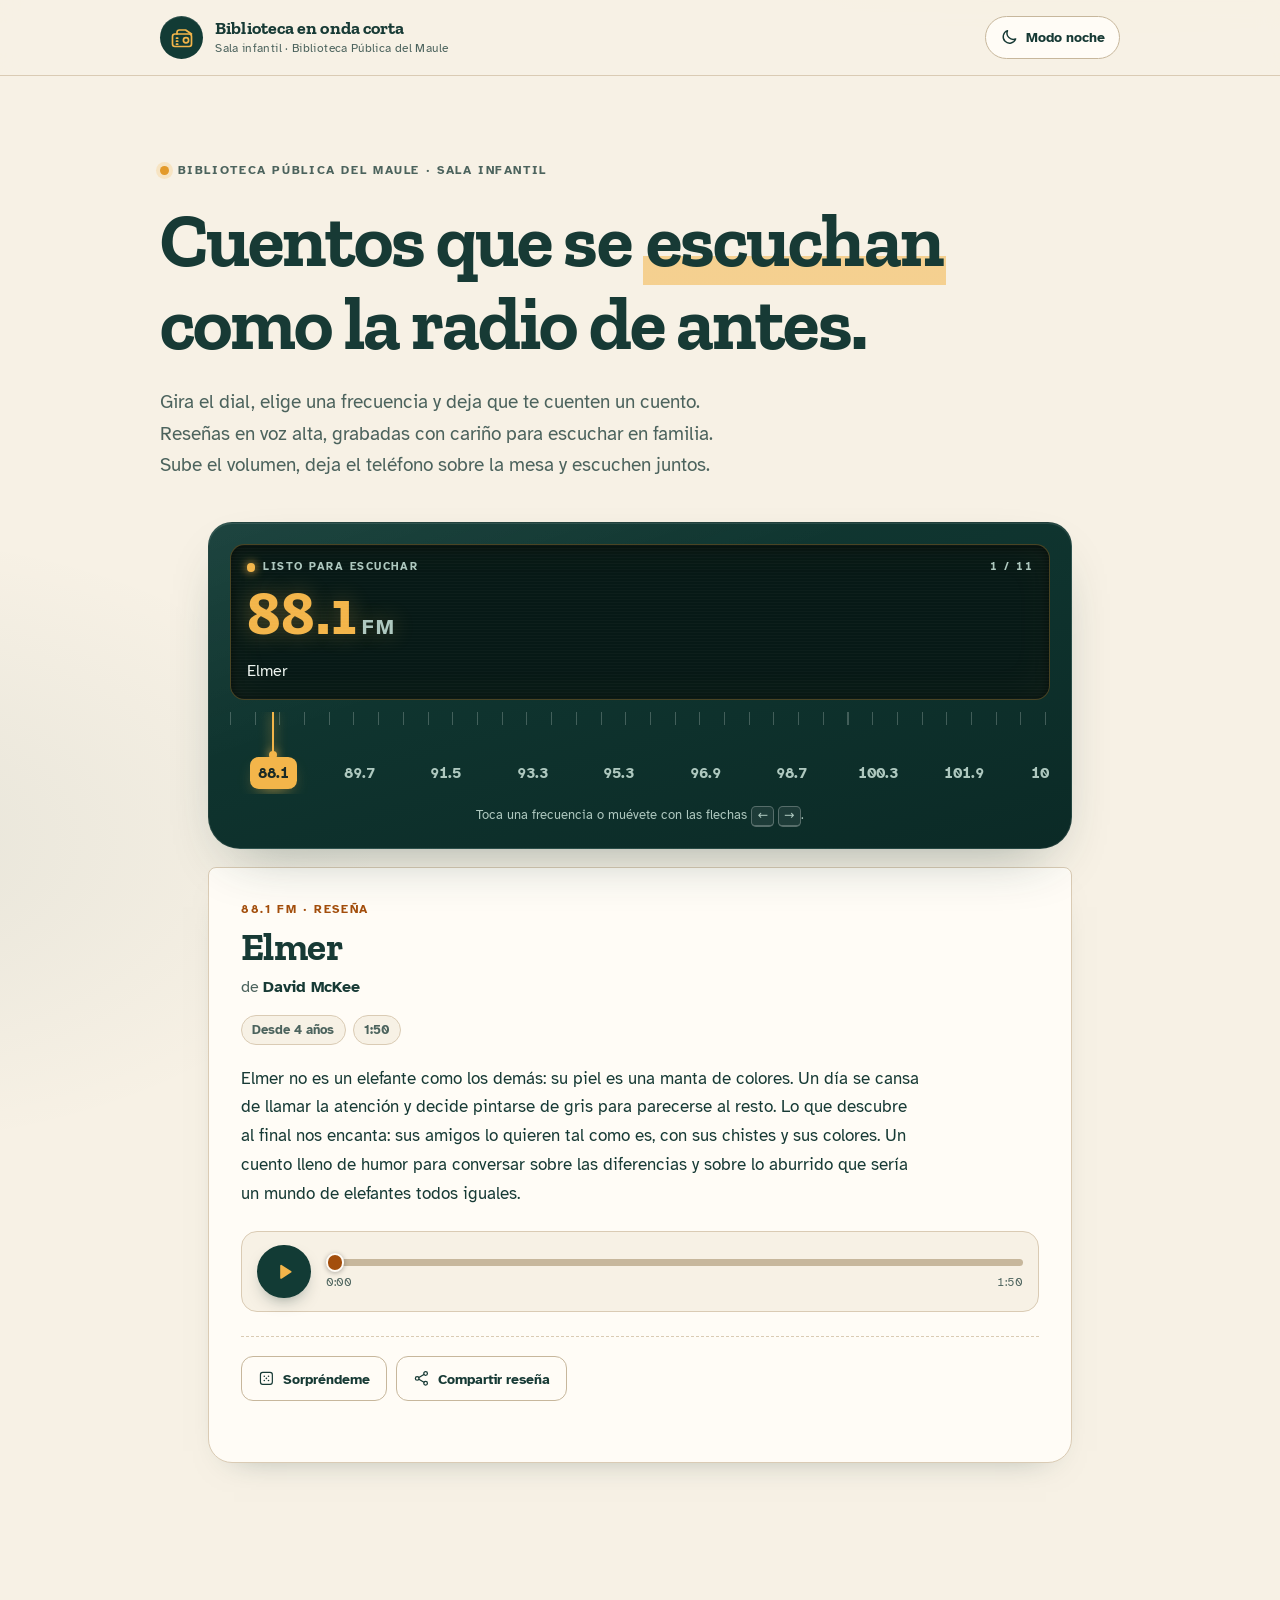
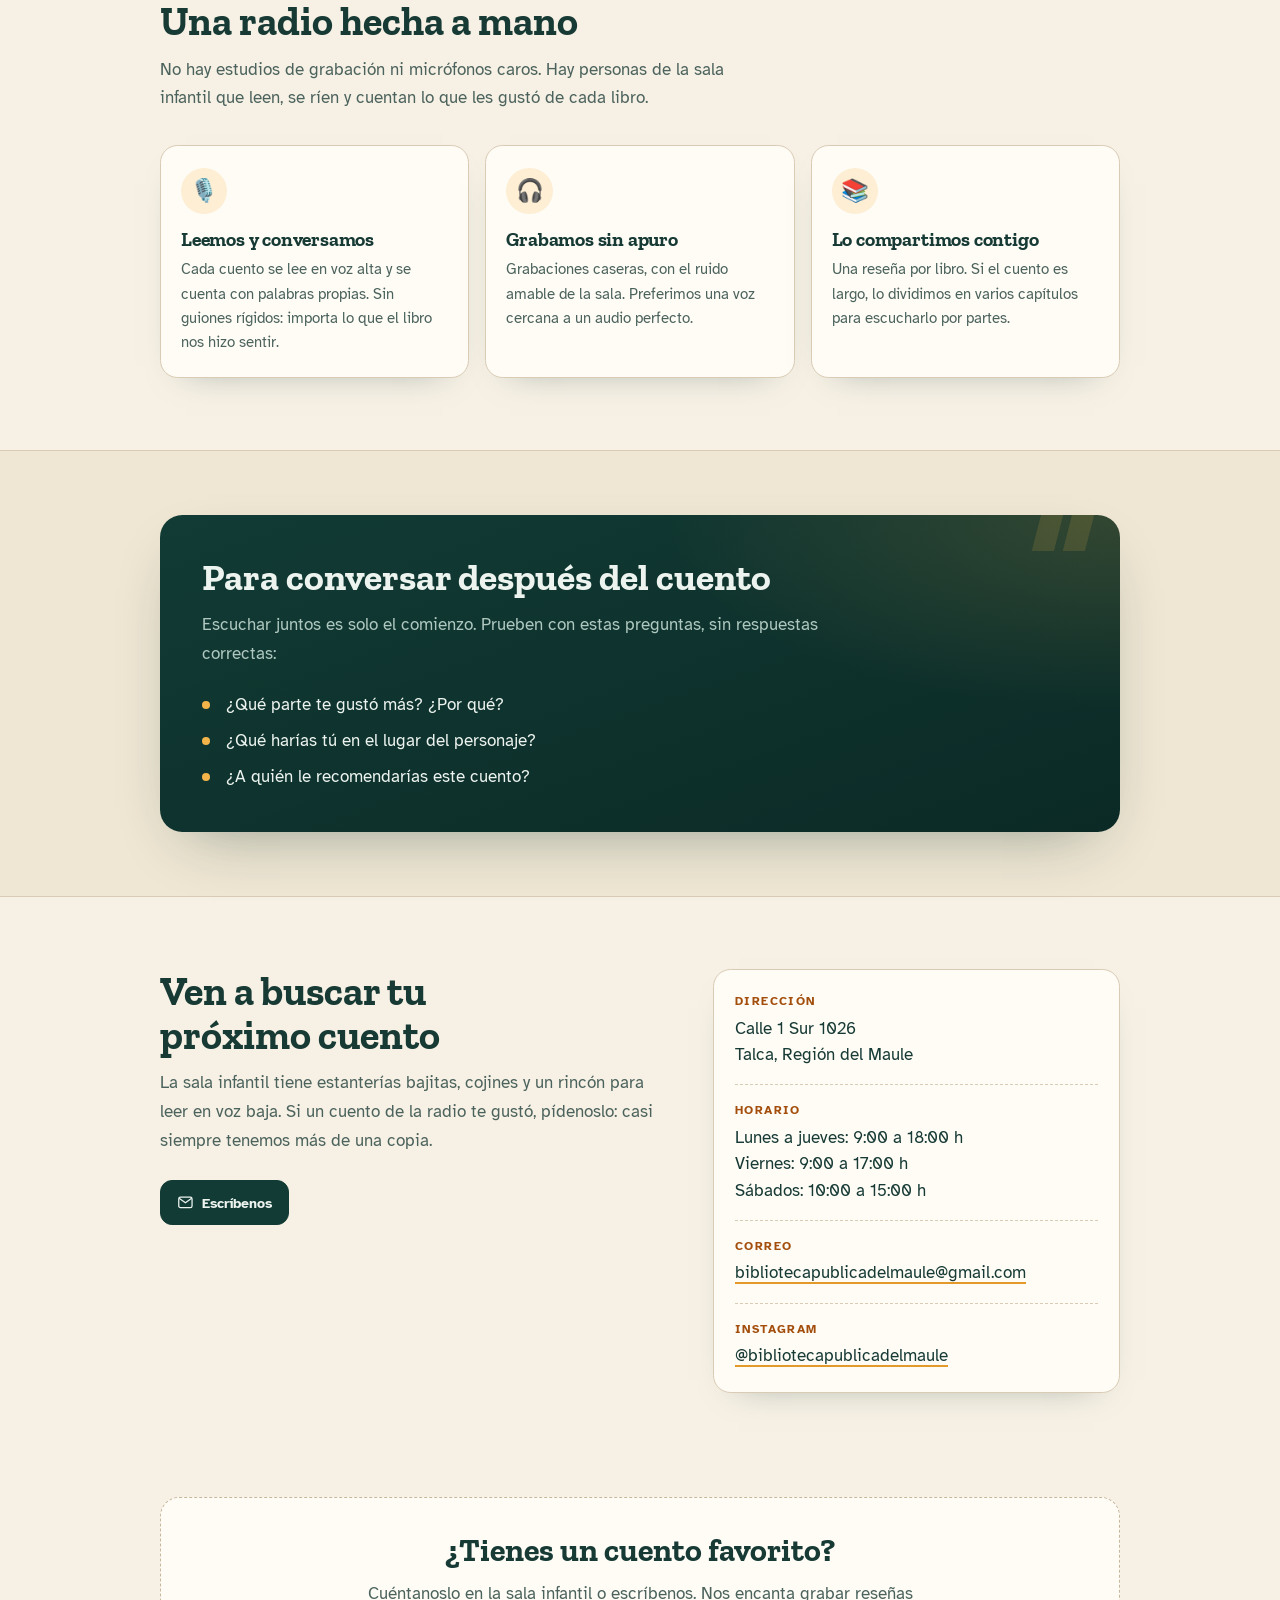
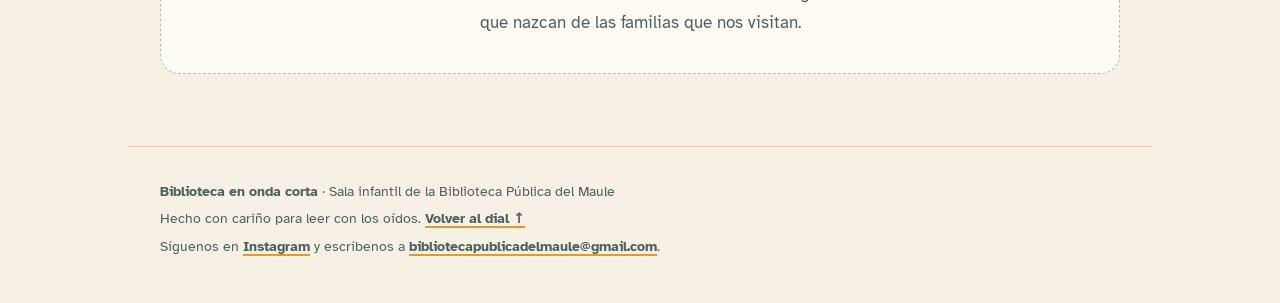
<file: index.html>
<!doctype html>
<html lang="es-CL">
<head>
<meta charset="utf-8">
<meta name="viewport" content="width=device-width, initial-scale=1, viewport-fit=cover">
<title>Biblioteca en onda corta · Cuentos en audio para escuchar en familia</title>
<meta name="description" content="Reseñas de cuentos contadas en voz alta desde la sala infantil de la Biblioteca Pública del Maule. Elige una frecuencia y escucha en familia.">
<meta name="author" content="Sala infantil · Biblioteca Pública del Maule">
<link rel="canonical" href="https://ondacorta.github.io/SalaInfantil/">
<meta name="theme-color" content="#f7f1e5" id="meta-tema">
<meta name="color-scheme" content="light dark">

<!-- Cómo se ve al compartir el enlace -->
<meta property="og:type" content="website">
<meta property="og:site_name" content="Biblioteca en onda corta">
<meta property="og:title" content="Biblioteca en onda corta">
<meta property="og:description" content="Cuentos contados en voz alta desde la sala infantil de la Biblioteca Pública del Maule. Elige una frecuencia y escucha en familia.">
<meta property="og:url" content="https://ondacorta.github.io/SalaInfantil/">
<meta property="og:locale" content="es_CL">
<meta property="og:image" content="https://ondacorta.github.io/SalaInfantil/og.png">
<meta property="og:image:width" content="1200">
<meta property="og:image:height" content="630">
<meta property="og:image:alt" content="Una radio antigua dibujada en verde y ámbar con el texto Biblioteca en onda corta">
<meta name="twitter:card" content="summary_large_image">
<meta name="twitter:title" content="Biblioteca en onda corta">
<meta name="twitter:description" content="Cuentos contados en voz alta desde la sala infantil de la Biblioteca Pública del Maule.">
<meta name="twitter:image" content="https://ondacorta.github.io/SalaInfantil/og.png">

<link rel="icon" href="favicon.svg" type="image/svg+xml">
<link rel="apple-touch-icon" href="apple-touch-icon.png">
<link rel="manifest" href="manifest.webmanifest">

<link rel="preconnect" href="https://fonts.googleapis.com">
<link rel="preconnect" href="https://fonts.gstatic.com" crossorigin>
<link href="https://fonts.googleapis.com/css2?family=Atkinson+Hyperlegible:wght@400;700&family=Zilla+Slab:wght@500;600;700&display=swap" rel="stylesheet">
<link rel="stylesheet" href="estilos.css">

<script>
  /* Elige el tema antes de pintar la página para que no haya destellos. */
  (function () {
    var guardado = null;
    try { guardado = localStorage.getItem("tema"); } catch (error) {}
    var oscuro = guardado
      ? guardado === "oscuro"
      : window.matchMedia("(prefers-color-scheme: dark)").matches;
    document.documentElement.setAttribute("data-tema", oscuro ? "oscuro" : "claro");
  })();
</script>

<script type="application/ld+json">
{
  "@context": "https://schema.org",
  "@type": "WebSite",
  "name": "Biblioteca en onda corta",
  "url": "https://ondacorta.github.io/SalaInfantil/",
  "description": "Reseñas de cuentos contadas en voz alta desde la sala infantil de la Biblioteca Pública del Maule.",
  "inLanguage": "es-CL",
  "publisher": {
    "@type": "Library",
    "name": "Biblioteca Pública del Maule · Sala infantil",
    "url": "https://ondacorta.github.io/SalaInfantil/",
    "email": "bibliotecapublicadelmaule@gmail.com",
    "address": {
      "@type": "PostalAddress",
      "streetAddress": "Calle 1 Sur 1026",
      "addressLocality": "Talca",
      "addressRegion": "Maule",
      "addressCountry": "CL"
    },
    "sameAs": [
      "https://www.instagram.com/bibliotecapublicadelmaule/"
    ],
    "openingHoursSpecification": [
      {
        "@type": "OpeningHoursSpecification",
        "dayOfWeek": ["Monday", "Tuesday", "Wednesday", "Thursday"],
        "opens": "09:00",
        "closes": "18:00"
      },
      {
        "@type": "OpeningHoursSpecification",
        "dayOfWeek": "Friday",
        "opens": "09:00",
        "closes": "17:00"
      },
      {
        "@type": "OpeningHoursSpecification",
        "dayOfWeek": "Saturday",
        "opens": "10:00",
        "closes": "15:00"
      }
    ]
  }
}
</script>

<script src="resenas.js" defer></script>
<script src="app.js" defer></script>
</head>
<body>
<a class="saltar" href="#sintonizador">Saltar a las reseñas</a>

<header class="cabecera">
  <div class="wrap cabecera-fila">
    <a class="marca" href="./">
      <span class="marca-icono" aria-hidden="true">
        <svg viewBox="0 0 24 24" fill="none" stroke="currentColor" stroke-width="1.7" stroke-linecap="round" stroke-linejoin="round">
          <rect x="2.5" y="8" width="19" height="12.5" rx="2.4"></rect>
          <path d="M7 8V6.2A2.2 2.2 0 0 1 9.2 4h6.4L21.5 8"></path>
          <circle cx="16" cy="14.2" r="2.6"></circle>
          <path d="M6.5 12.2h1.2M6.5 15.2h1.2M6.5 18.2h1.2"></path>
        </svg>
      </span>
      <span class="marca-texto">
        <strong>Biblioteca en onda corta</strong>
        <small>Sala infantil · Biblioteca Pública del Maule</small>
      </span>
    </a>

    <button class="boton-tema" id="boton-tema" type="button" aria-pressed="false">
      <svg viewBox="0 0 24 24" fill="none" stroke="currentColor" stroke-width="1.8" stroke-linecap="round" stroke-linejoin="round" aria-hidden="true">
        <path d="M20.5 14.2A8.2 8.2 0 0 1 9.8 3.5a8.4 8.4 0 1 0 10.7 10.7Z"></path>
      </svg>
      <span class="texto-tema">Modo noche</span>
    </button>
  </div>
</header>

<main id="contenido">
  <section class="heroe wrap" aria-labelledby="titulo-principal">
    <p class="sobretitulo"><span class="punto-vivo" aria-hidden="true"></span> Biblioteca Pública del Maule · Sala infantil</p>
    <h1 id="titulo-principal">Cuentos que se <span class="resaltado">escuchan</span> como la radio de antes.</h1>
    <p class="entradilla">Gira el dial, elige una frecuencia y deja que te cuenten un cuento. Reseñas en voz alta, grabadas con cariño para escuchar en familia. Sube el volumen, deja el teléfono sobre la mesa y escuchen juntos.</p>
  </section>

  <section class="sintonizador wrap" id="sintonizador" aria-label="Sintonizador de reseñas">
    <noscript>
      <p class="aviso-noscript"><strong>Este dial necesita JavaScript para cambiar de frecuencia.</strong> Si no puedes activarlo, pide las reseñas en la sala infantil o escríbenos a <a href="mailto:bibliotecapublicadelmaule@gmail.com">bibliotecapublicadelmaule@gmail.com</a>.</p>
    </noscript>

    <div class="consola" id="consola">
      <div class="pantalla">
        <div class="pantalla-barra">
          <span class="estado"><span class="led" aria-hidden="true"></span><span id="estado-texto">Listo para escuchar</span></span>
          <span class="contador" id="contador">1 / 1</span>
        </div>
        <p class="frecuencia"><span id="frecuencia">—</span><span class="fm">FM</span></p>
        <p class="sintonizado" id="sintonizado">Cargando el dial…</p>
      </div>

      <div class="dial">
        <div class="escala" id="escala" style="--n: 4">
          <div class="marcas" aria-hidden="true"></div>
          <div class="aguja" id="aguja" aria-hidden="true"></div>
          <div class="estaciones" id="estaciones" role="radiogroup" aria-label="Frecuencias de las reseñas"></div>
        </div>
      </div>

      <p class="ayuda">Toca una frecuencia o muévete con las flechas <kbd>←</kbd> <kbd>→</kbd>.</p>
    </div>

    <article class="ficha" id="ficha" aria-labelledby="ficha-titulo">
      <p class="ficha-senal">Sintonizador</p>
      <h2 id="ficha-titulo">Elige una frecuencia</h2>
      <p class="ficha-autor">Cada frecuencia guarda un cuento.</p>
      <p class="ficha-texto">Toca uno de los números del dial para leer y escuchar su reseña.</p>
    </article>

    <p class="visualmente-oculto" id="anuncio" role="status" aria-live="polite"></p>
  </section>

  <section class="seccion wrap" aria-labelledby="como-titulo">
    <h2 class="titulo-seccion" id="como-titulo">Una radio hecha a mano</h2>
    <p class="seccion-intro">No hay estudios de grabación ni micrófonos caros. Hay personas de la sala infantil que leen, se ríen y cuentan lo que les gustó de cada libro.</p>

    <ol class="pasos">
      <li class="paso">
        <span class="paso-icono" aria-hidden="true">🎙️</span>
        <h3>Leemos y conversamos</h3>
        <p>Cada cuento se lee en voz alta y se cuenta con palabras propias. Sin guiones rígidos: importa lo que el libro nos hizo sentir.</p>
      </li>
      <li class="paso">
        <span class="paso-icono" aria-hidden="true">🎧</span>
        <h3>Grabamos sin apuro</h3>
        <p>Grabaciones caseras, con el ruido amable de la sala. Preferimos una voz cercana a un audio perfecto.</p>
      </li>
      <li class="paso">
        <span class="paso-icono" aria-hidden="true">📚</span>
        <h3>Lo compartimos contigo</h3>
        <p>Una reseña por libro. Si el cuento es largo, lo dividimos en varios capítulos para escucharlo por partes.</p>
      </li>
    </ol>
  </section>

  <section class="franja" aria-labelledby="conversar-titulo">
    <div class="wrap">
      <div class="conversar">
        <h2 id="conversar-titulo">Para conversar después del cuento</h2>
        <p class="seccion-intro">Escuchar juntos es solo el comienzo. Prueben con estas preguntas, sin respuestas correctas:</p>
        <ul class="preguntas">
          <li>¿Qué parte te gustó más? ¿Por qué?</li>
          <li>¿Qué harías tú en el lugar del personaje?</li>
          <li>¿A quién le recomendarías este cuento?</li>
        </ul>
      </div>
    </div>
  </section>

  <section class="seccion wrap visita" aria-labelledby="visitanos-titulo">
    <div>
      <h2 id="visitanos-titulo">Ven a buscar tu próximo cuento</h2>
      <p class="seccion-intro">La sala infantil tiene estanterías bajitas, cojines y un rincón para leer en voz baja. Si un cuento de la radio te gustó, pídenoslo: casi siempre tenemos más de una copia.</p>
      <a class="boton boton-principal" href="mailto:bibliotecapublicadelmaule@gmail.com?subject=Consulta%20desde%20la%20radio%20de%20cuentos">
        <svg viewBox="0 0 24 24" fill="none" stroke="currentColor" stroke-width="1.8" stroke-linecap="round" stroke-linejoin="round" aria-hidden="true">
          <rect x="2.5" y="4.5" width="19" height="15" rx="2.5"></rect>
          <path d="m3.5 6.5 8.5 6 8.5-6"></path>
        </svg>
        Escríbenos
      </a>
    </div>

    <dl class="datos">
      <div>
        <dt>Dirección</dt>
        <dd>Calle 1 Sur 1026<br>Talca, Región del Maule</dd>
      </div>
      <div>
        <dt>Horario</dt>
        <dd>Lunes a jueves: 9:00 a 18:00 h<br>Viernes: 9:00 a 17:00 h<br>Sábados: 10:00 a 15:00 h</dd>
      </div>
      <div>
        <dt>Correo</dt>
        <dd><a href="mailto:bibliotecapublicadelmaule@gmail.com">bibliotecapublicadelmaule@gmail.com</a></dd>
      </div>
      <div>
        <dt>Instagram</dt>
        <dd><a href="https://www.instagram.com/bibliotecapublicadelmaule/" target="_blank" rel="noopener">@bibliotecapublicadelmaule</a></dd>
      </div>
    </dl>
  </section>

  <section class="invitacion wrap">
    <div class="invitacion-caja">
      <h2>¿Tienes un cuento favorito?</h2>
      <p>Cuéntanoslo en la sala infantil o escríbenos. Nos encanta grabar reseñas que nazcan de las familias que nos visitan.</p>
    </div>
  </section>
</main>

<footer class="pie wrap">
  <p><strong>Biblioteca en onda corta</strong> · Sala infantil de la Biblioteca Pública del Maule</p>
  <p>Hecho con cariño para leer con los oídos. <a href="#sintonizador">Volver al dial ↑</a></p>
  <p>Síguenos en <a href="https://www.instagram.com/bibliotecapublicadelmaule/" target="_blank" rel="noopener">Instagram</a> y escríbenos a <a href="mailto:bibliotecapublicadelmaule@gmail.com">bibliotecapublicadelmaule@gmail.com</a>.</p>
</footer>
</body>
</html>
</file>
<file: estilos.css>
/* ============================================================
   Biblioteca en onda corta · estilos
   Una radio cálida, legible y amable para escuchar en familia.
   ============================================================ */

:root {
  --papel: #f7f1e5;
  --papel-2: #efe6d3;
  --panel: #fffcf6;
  --tinta: #173a35;
  --tinta-2: #4c635d;
  --linea: #dacbb4;
  --linea-fuerte: #c7b79c;

  --consola: #123b35;
  --consola-2: #0b2a26;
  --consola-texto: #edf4ef;
  --consola-suave: #aec8bf;

  --ambar: #f3b54a;
  --ambar-2: #e39a2b;
  --cobre: #a34e0c;

  --focus: #8a4b08;
  --sombra: 0 24px 60px -28px rgba(23, 58, 53, 0.45);
  --sombra-suave: 0 14px 34px -26px rgba(23, 58, 53, 0.5);

  --display: "Zilla Slab", Georgia, "Times New Roman", serif;
  --texto: "Atkinson Hyperlegible", "Segoe UI", system-ui, -apple-system, sans-serif;

  --ancho: 64rem;
  --radio: 1.25rem;

  color-scheme: light;
}

:root[data-tema="oscuro"] {
  --papel: #0d1a17;
  --papel-2: #12231f;
  --panel: #142521;
  --tinta: #eaf1ec;
  --tinta-2: #a7bcb5;
  --linea: #2b453e;
  --linea-fuerte: #3a574f;

  --consola: #0a1f1b;
  --consola-2: #061411;
  --consola-texto: #eaf1ec;
  --consola-suave: #9dbab0;

  --ambar: #f3b54a;
  --ambar-2: #ffc76a;
  --cobre: #ffc76a;

  --focus: #f3b54a;
  --sombra: 0 24px 70px -24px rgba(0, 0, 0, 0.85);
  --sombra-suave: 0 14px 36px -24px rgba(0, 0, 0, 0.9);

  color-scheme: dark;
}

/* Si el navegador no ejecuta JavaScript, respetamos el sistema. */
@media (prefers-color-scheme: dark) {
  :root:not([data-tema]) {
    --papel: #0d1a17;
    --papel-2: #12231f;
    --panel: #142521;
    --tinta: #eaf1ec;
    --tinta-2: #a7bcb5;
    --linea: #2b453e;
    --linea-fuerte: #3a574f;
    --consola: #0a1f1b;
    --consola-2: #061411;
    --consola-texto: #eaf1ec;
    --consola-suave: #9dbab0;
    --ambar-2: #ffc76a;
    --cobre: #ffc76a;
    --focus: #f3b54a;
    color-scheme: dark;
  }
}

*,
*::before,
*::after {
  box-sizing: border-box;
}

html {
  scroll-behavior: smooth;
  scroll-padding-top: 1.5rem;
  -webkit-text-size-adjust: 100%;
}

body {
  margin: 0;
  padding-top: env(safe-area-inset-top, 0px);
  padding-bottom: env(safe-area-inset-bottom, 0px);
  background:
    radial-gradient(1100px 520px at 88% -8%, rgba(243, 181, 74, 0.13), transparent 62%),
    radial-gradient(900px 520px at -12% 24%, rgba(18, 59, 53, 0.07), transparent 60%),
    var(--papel);
  color: var(--tinta);
  font: 400 1.0625rem/1.7 var(--texto);
  -webkit-font-smoothing: antialiased;
  text-rendering: optimizeLegibility;
}

h1,
h2,
h3 {
  font-family: var(--display);
  font-weight: 700;
  line-height: 1.1;
  margin: 0;
  text-wrap: balance;
}

p {
  margin: 0 0 1rem;
}

a {
  color: inherit;
  text-underline-offset: 0.22em;
  text-decoration-thickness: 2px;
  text-decoration-color: var(--ambar-2);
}

a:hover {
  text-decoration-color: var(--cobre);
}

img,
svg,
audio {
  max-width: 100%;
}

:focus-visible {
  outline: 3px solid var(--focus);
  outline-offset: 3px;
  border-radius: 0.35rem;
}

.wrap {
  width: 100%;
  max-width: var(--ancho);
  margin-inline: auto;
  padding-inline: clamp(1.1rem, 4vw, 2rem);
}

.visualmente-oculto {
  position: absolute !important;
  width: 1px;
  height: 1px;
  padding: 0;
  margin: -1px;
  overflow: hidden;
  clip: rect(0 0 0 0);
  clip-path: inset(50%);
  white-space: nowrap;
  border: 0;
}

.saltar {
  position: absolute;
  top: 0.75rem;
  left: 0.75rem;
  z-index: 50;
  padding: 0.7rem 1rem;
  border-radius: 0.6rem;
  background: var(--consola);
  color: var(--consola-texto);
  font-weight: 700;
  transform: translateY(-200%);
  transition: transform 0.18s ease;
}

.saltar:focus {
  transform: translateY(0);
}

/* ---------------- Cabecera ---------------- */

.cabecera {
  border-bottom: 1px solid var(--linea);
  background: color-mix(in srgb, var(--papel) 82%, transparent);
  backdrop-filter: blur(10px);
}

.cabecera-fila {
  display: flex;
  align-items: center;
  justify-content: space-between;
  gap: 1rem;
  padding-block: 1rem;
}

.marca {
  display: inline-flex;
  align-items: center;
  gap: 0.75rem;
  text-decoration: none;
  min-width: 0;
}

.marca-icono {
  display: grid;
  place-items: center;
  flex: none;
  width: 2.7rem;
  height: 2.7rem;
  border-radius: 50%;
  background: var(--consola);
  color: var(--ambar);
  box-shadow: inset 0 1px 0 rgba(255, 255, 255, 0.12);
}

.marca-icono svg {
  width: 1.5rem;
  height: 1.5rem;
}

.marca-texto {
  display: grid;
  gap: 0.1rem;
  min-width: 0;
}

.marca-texto strong {
  font-family: var(--display);
  font-size: 1.12rem;
  line-height: 1.2;
  letter-spacing: 0.005em;
}

.marca-texto small {
  color: var(--tinta-2);
  font-size: 0.76rem;
  line-height: 1.3;
  letter-spacing: 0.03em;
}

.boton-tema {
  display: inline-flex;
  align-items: center;
  gap: 0.5rem;
  flex: none;
  min-height: 2.7rem;
  padding: 0.45rem 0.85rem;
  border: 1px solid var(--linea-fuerte);
  border-radius: 999px;
  background: var(--panel);
  color: var(--tinta);
  font: 700 0.85rem var(--texto);
  cursor: pointer;
  transition: background 0.2s ease, border-color 0.2s ease, transform 0.2s ease;
}

.boton-tema:hover {
  background: var(--papel-2);
}

.boton-tema:active {
  transform: translateY(1px);
}

.boton-tema[aria-pressed="true"] {
  background: rgba(243, 181, 74, 0.18);
  border-color: var(--ambar-2);
}

.boton-tema svg {
  width: 1.15rem;
  height: 1.15rem;
}

/* ---------------- Hero ---------------- */

.heroe {
  padding-top: clamp(2.6rem, 7vw, 5rem);
  padding-bottom: clamp(1rem, 2vw, 1.5rem);
}

.sobretitulo {
  display: inline-flex;
  align-items: center;
  gap: 0.55rem;
  margin-bottom: 1.1rem;
  color: var(--tinta-2);
  font-size: 0.78rem;
  font-weight: 700;
  letter-spacing: 0.13em;
  text-transform: uppercase;
}

.punto-vivo {
  width: 0.55rem;
  height: 0.55rem;
  border-radius: 50%;
  background: var(--ambar-2);
  box-shadow: 0 0 0 4px rgba(243, 181, 74, 0.22);
  animation: latido 2.6s ease-in-out infinite;
}

@keyframes latido {
  0%,
  100% {
    box-shadow: 0 0 0 4px rgba(243, 181, 74, 0.18);
  }
  50% {
    box-shadow: 0 0 0 7px rgba(243, 181, 74, 0.08);
  }
}

.heroe h1 {
  max-width: 21ch;
  font-size: clamp(2.55rem, 7.4vw, 4.7rem);
  letter-spacing: -0.025em;
}

.resaltado {
  background: linear-gradient(180deg, transparent 68%, rgba(243, 181, 74, 0.55) 68%);
  -webkit-box-decoration-break: clone;
  box-decoration-break: clone;
  padding-inline: 0.04em;
}

.entradilla {
  max-width: 47ch;
  margin-top: 1.4rem;
  color: var(--tinta-2);
  font-size: clamp(1.05rem, 2.4vw, 1.2rem);
  line-height: 1.65;
}

.aviso-noscript {
  padding: 0.9rem 1.1rem;
  border: 1px dashed var(--linea-fuerte);
  border-radius: 0.9rem;
  background: var(--panel);
  font-size: 0.95rem;
  overflow-wrap: anywhere;
}

/* ---------------- Sintonizador ---------------- */

.sintonizador {
  max-width: 58rem;
  padding-bottom: clamp(2.4rem, 6vw, 4rem);
}

.consola {
  position: relative;
  padding: clamp(0.9rem, 2.5vw, 1.3rem);
  border: 1px solid rgba(255, 255, 255, 0.09);
  border-radius: 1.5rem 1.5rem 2rem 2rem;
  background:
    linear-gradient(160deg, rgba(255, 255, 255, 0.05), transparent 38%),
    linear-gradient(165deg, var(--consola), var(--consola-2));
  color: var(--consola-texto);
  box-shadow: var(--sombra), inset 0 1px 0 rgba(255, 255, 255, 0.1);
}

.consola :focus-visible {
  outline-color: var(--ambar);
}

.pantalla {
  position: relative;
  overflow: hidden;
  padding: 0.85rem 1rem 1rem;
  border: 1px solid rgba(243, 181, 74, 0.28);
  border-radius: 0.9rem;
  background: #071916;
  box-shadow:
    inset 0 2px 12px rgba(0, 0, 0, 0.6),
    inset 0 0 40px rgba(243, 181, 74, 0.05);
}

.pantalla::after {
  content: "";
  position: absolute;
  inset: 0;
  pointer-events: none;
  background: repeating-linear-gradient(
    0deg,
    rgba(255, 255, 255, 0.022) 0 1px,
    transparent 1px 3px
  );
}

.pantalla-barra {
  display: flex;
  align-items: center;
  justify-content: space-between;
  gap: 1rem;
  color: var(--consola-suave);
  font-size: 0.68rem;
  font-weight: 700;
  letter-spacing: 0.14em;
  text-transform: uppercase;
}

.estado {
  display: inline-flex;
  align-items: center;
  gap: 0.5rem;
  min-width: 0;
}

.estado span:last-child {
  overflow: hidden;
  text-overflow: ellipsis;
  white-space: nowrap;
}

.led {
  flex: none;
  width: 0.52rem;
  height: 0.52rem;
  border-radius: 50%;
  background: var(--ambar);
  box-shadow: 0 0 10px var(--ambar);
  transition: background 0.2s ease;
}

.consola.sonando .led {
  animation: parpadeo 1.1s ease-in-out infinite;
}

@keyframes parpadeo {
  0%,
  100% {
    opacity: 1;
    box-shadow: 0 0 10px var(--ambar);
  }
  50% {
    opacity: 0.35;
    box-shadow: 0 0 4px var(--ambar);
  }
}

.contador {
  flex: none;
  font-variant-numeric: tabular-nums;
}

.frecuencia {
  display: flex;
  align-items: baseline;
  gap: 0.35rem;
  margin-top: 0.35rem;
  color: var(--ambar);
  font-family: var(--display);
  font-size: clamp(2.7rem, 9vw, 3.9rem);
  font-weight: 700;
  line-height: 1;
  letter-spacing: 0.01em;
  text-shadow: 0 0 22px rgba(243, 181, 74, 0.32);
}

.frecuencia .fm {
  color: var(--consola-suave);
  font-family: var(--texto);
  font-size: 0.33em;
  font-weight: 700;
  letter-spacing: 0.16em;
}

.sintonizado {
  margin: 0.4rem 0 0;
  font-size: 0.98rem;
  line-height: 1.4;
  white-space: nowrap;
  overflow: hidden;
  text-overflow: ellipsis;
}

/* Dial */

.dial {
  margin-top: 0.8rem;
  padding-bottom: 0.15rem;
  overflow-x: auto;
  overflow-y: hidden;
  overscroll-behavior-x: contain;
  scrollbar-width: thin;
  scrollbar-color: var(--consola-suave) transparent;
}

.escala {
  --n: 4;
  position: relative;
  min-width: max(100%, calc(var(--n) * 5.4rem));
  padding-top: 1.25rem;
}

.escala::-webkit-scrollbar {
  height: 6px;
}

.marcas {
  position: absolute;
  top: 0;
  left: 0;
  right: 0;
  height: 0.8rem;
  background: repeating-linear-gradient(
    90deg,
    rgba(237, 244, 239, 0.52) 0 1px,
    transparent 1px 2.6%
  );
  opacity: 0.45;
  pointer-events: none;
}

.aguja {
  position: absolute;
  top: 0;
  bottom: 2.2rem;
  left: 50%;
  width: 2px;
  z-index: 2;
  background: var(--ambar);
  box-shadow: 0 0 12px rgba(243, 181, 74, 0.85);
  transform: translateX(-50%);
  transition: left 0.4s cubic-bezier(0.22, 0.8, 0.24, 1);
  pointer-events: none;
}

.aguja::after {
  content: "";
  position: absolute;
  bottom: -0.18rem;
  left: 50%;
  width: 0.5rem;
  height: 0.5rem;
  border-radius: 50%;
  background: var(--ambar);
  transform: translateX(-50%);
  box-shadow: 0 0 10px rgba(243, 181, 74, 0.9);
}

.estaciones {
  position: relative;
  z-index: 3;
  display: flex;
}

.estacion {
  flex: 1 1 0;
  min-width: 4.6rem;
  padding: 1.55rem 0.1rem 0.15rem;
  border: 0;
  background: none;
  color: var(--consola-suave);
  font: 700 0.95rem/1 var(--texto);
  cursor: pointer;
  -webkit-tap-highlight-color: transparent;
}

.estacion-etiqueta {
  display: inline-block;
  padding: 0.52rem 0.5rem;
  border-radius: 0.55rem;
  font-variant-numeric: tabular-nums;
  white-space: nowrap;
  transition: background 0.2s ease, color 0.2s ease, transform 0.2s ease;
}

.estacion:hover .estacion-etiqueta {
  color: var(--consola-texto);
  background: rgba(255, 255, 255, 0.08);
}

.estacion:active .estacion-etiqueta {
  transform: translateY(1px);
}

.estacion[aria-checked="true"] .estacion-etiqueta {
  background: var(--ambar);
  color: #1b2a25;
  box-shadow: 0 7px 18px -9px rgba(243, 181, 74, 0.95);
}

.ayuda {
  margin: 0.65rem 0.2rem 0;
  color: var(--consola-suave);
  font-size: 0.82rem;
  text-align: center;
}

.ayuda kbd {
  display: inline-block;
  padding: 0 0.32rem;
  border: 1px solid rgba(255, 255, 255, 0.25);
  border-bottom-width: 2px;
  border-radius: 0.3rem;
  background: rgba(255, 255, 255, 0.07);
  font: inherit;
  font-size: 0.78rem;
  line-height: 1.4;
}

/* ---------------- Ficha de la reseña ---------------- */

.ficha {
  margin-top: 1.15rem;
  padding: clamp(1.25rem, 3.5vw, 2rem);
  border: 1px solid var(--linea);
  border-radius: 0.5rem 0.5rem 1.5rem 1.5rem;
  background: var(--panel);
  box-shadow: var(--sombra-suave);
}

.ficha-senal {
  margin: 0 0 0.35rem;
  color: var(--cobre);
  font-size: 0.72rem;
  font-weight: 700;
  letter-spacing: 0.14em;
  text-transform: uppercase;
}

.ficha h2 {
  font-size: clamp(1.75rem, 4.6vw, 2.45rem);
  letter-spacing: -0.015em;
}

.ficha-autor {
  margin: 0.35rem 0 0.9rem;
  color: var(--tinta-2);
  font-size: 1rem;
}

.ficha-autor span {
  color: var(--tinta);
  font-weight: 700;
}

.etiquetas {
  display: flex;
  flex-wrap: wrap;
  gap: 0.45rem;
  margin: 0 0 1.2rem;
  padding: 0;
  list-style: none;
}

.etiquetas li {
  padding: 0.28rem 0.65rem;
  border: 1px solid var(--linea);
  border-radius: 999px;
  background: var(--papel);
  color: var(--tinta-2);
  font-size: 0.8rem;
  font-weight: 700;
  line-height: 1.5;
}

.etiquetas li[hidden] {
  display: none;
}

.etiquetas .etiqueta-aviso {
  border-color: rgba(163, 78, 12, 0.35);
  background: rgba(243, 181, 74, 0.16);
  color: var(--cobre);
}

.ficha-texto {
  max-width: 62ch;
  margin-bottom: 0;
  font-size: 1.045rem;
  line-height: 1.72;
}

/* Reproductor */

.reproductor {
  display: flex;
  align-items: center;
  gap: 0.95rem;
  margin-top: 1.4rem;
  padding: 0.8rem 0.95rem;
  border: 1px solid var(--linea);
  border-radius: 1rem;
  background: var(--papel);
}

.boton-play {
  display: grid;
  place-items: center;
  flex: none;
  width: 3.35rem;
  height: 3.35rem;
  padding: 0;
  border: 0;
  border-radius: 50%;
  background: var(--consola);
  color: var(--ambar);
  cursor: pointer;
  box-shadow: 0 8px 20px -12px rgba(11, 42, 38, 0.9);
  transition: transform 0.18s ease, background 0.18s ease;
}

.boton-play:hover {
  transform: scale(1.04);
  background: var(--consola-2);
}

.boton-play:active {
  transform: scale(0.98);
}

.boton-play:disabled {
  cursor: not-allowed;
  opacity: 0.55;
  transform: none;
}

.boton-play svg {
  width: 1.35rem;
  height: 1.35rem;
}

.boton-play .icono-pausa {
  display: none;
}

.boton-play.reproduciendo .icono-play {
  display: none;
}

.boton-play.reproduciendo .icono-pausa {
  display: block;
}

.barra {
  flex: 1 1 auto;
  min-width: 0;
}

.barra input[type="range"] {
  --avance: 0%;
  display: block;
  width: 100%;
  height: 1.6rem;
  margin: 0;
  padding: 0;
  appearance: none;
  -webkit-appearance: none;
  background: transparent;
  cursor: pointer;
}

.barra input[type="range"]::-webkit-slider-runnable-track {
  height: 0.42rem;
  border-radius: 999px;
  background: linear-gradient(
    90deg,
    var(--cobre) 0 var(--avance),
    var(--linea-fuerte) var(--avance) 100%
  );
}

.barra input[type="range"]::-webkit-slider-thumb {
  -webkit-appearance: none;
  width: 1.15rem;
  height: 1.15rem;
  margin-top: -0.37rem;
  border: 2px solid var(--panel);
  border-radius: 50%;
  background: var(--cobre);
  box-shadow: 0 1px 5px rgba(0, 0, 0, 0.3);
}

.barra input[type="range"]::-moz-range-track {
  height: 0.42rem;
  border: 0;
  border-radius: 999px;
  background: var(--linea-fuerte);
}

.barra input[type="range"]::-moz-range-progress {
  height: 0.42rem;
  border-radius: 999px;
  background: var(--cobre);
}

.barra input[type="range"]::-moz-range-thumb {
  width: 1.05rem;
  height: 1.05rem;
  border: 2px solid var(--panel);
  border-radius: 50%;
  background: var(--cobre);
}

.barra input[type="range"]:focus-visible {
  outline: 3px solid var(--focus);
  outline-offset: 3px;
  border-radius: 999px;
}

.tiempos {
  display: flex;
  justify-content: space-between;
  gap: 0.75rem;
  margin-top: -0.2rem;
  color: var(--tinta-2);
  font-size: 0.78rem;
  font-variant-numeric: tabular-nums;
}

.nota-error {
  margin: 0.7rem 0 0;
  color: var(--cobre);
  font-size: 0.88rem;
  font-weight: 700;
}

.nota-error button {
  margin-left: 0.35rem;
  padding: 0.1rem 0.45rem;
  border: 1px solid currentColor;
  border-radius: 0.35rem;
  background: transparent;
  color: inherit;
  font: inherit;
  cursor: pointer;
  text-decoration: underline;
}

/* Reseñas sin audio */

.aviso-audio {
  display: flex;
  align-items: flex-start;
  gap: 0.85rem;
  margin-top: 1.4rem;
  padding: 1rem 1.1rem;
  border: 1px dashed rgba(163, 78, 12, 0.45);
  border-radius: 1rem;
  background: rgba(243, 181, 74, 0.13);
}

.aviso-audio .aviso-icono {
  flex: none;
  font-size: 1.45rem;
  line-height: 1.2;
}

.aviso-audio p {
  margin: 0;
  font-size: 0.96rem;
  line-height: 1.6;
}

.aviso-audio strong {
  display: block;
  color: var(--cobre);
}

/* Acciones */

.acciones {
  display: flex;
  flex-wrap: wrap;
  align-items: center;
  gap: 0.6rem;
  margin-top: 1.5rem;
  padding-top: 1.2rem;
  border-top: 1px dashed var(--linea);
}

.boton {
  display: inline-flex;
  align-items: center;
  justify-content: center;
  gap: 0.5rem;
  min-height: 2.8rem;
  padding: 0.55rem 1rem;
  border: 1px solid var(--linea-fuerte);
  border-radius: 0.75rem;
  background: var(--panel);
  color: var(--tinta);
  font: 700 0.9rem var(--texto);
  text-decoration: none;
  cursor: pointer;
  transition: background 0.18s ease, transform 0.18s ease, border-color 0.18s ease;
}

.boton:hover {
  background: var(--papel-2);
  border-color: var(--cobre);
}

.boton:active {
  transform: translateY(1px);
}

.boton svg {
  flex: none;
  width: 1.05rem;
  height: 1.05rem;
}

.boton-principal {
  border-color: var(--consola);
  background: var(--consola);
  color: var(--consola-texto);
}

.boton-principal:hover {
  border-color: var(--consola-2);
  background: var(--consola-2);
}

.aviso-accion {
  flex-basis: 100%;
  min-height: 1.2rem;
  margin: 0;
  color: var(--tinta-2);
  font-size: 0.85rem;
}

/* ---------------- Secciones ---------------- */

.seccion {
  padding-block: clamp(2.8rem, 7vw, 4.5rem);
}

.seccion h2 {
  font-size: clamp(1.75rem, 4.2vw, 2.5rem);
}

.titulo-seccion {
  max-width: 28ch;
}

.seccion-intro {
  max-width: 56ch;
  margin-top: 0.8rem;
  color: var(--tinta-2);
}

.pasos {
  display: grid;
  grid-template-columns: repeat(3, 1fr);
  gap: 1rem;
  margin: 2rem 0 0;
  padding: 0;
  list-style: none;
}

.paso {
  padding: 1.35rem 1.25rem 1.4rem;
  border: 1px solid var(--linea);
  border-radius: 1.1rem;
  background: var(--panel);
  box-shadow: var(--sombra-suave);
}

.paso-icono {
  display: grid;
  place-items: center;
  width: 2.9rem;
  height: 2.9rem;
  margin-bottom: 0.9rem;
  border-radius: 50%;
  background: rgba(243, 181, 74, 0.2);
  font-size: 1.4rem;
  line-height: 1;
}

.paso h3 {
  margin-bottom: 0.45rem;
  font-size: 1.22rem;
  letter-spacing: -0.01em;
}

.paso p {
  margin: 0;
  color: var(--tinta-2);
  font-size: 0.95rem;
  line-height: 1.6;
}

/* Franja de conversación */

.franja {
  padding-block: clamp(2.6rem, 6vw, 4rem);
  border-block: 1px solid var(--linea);
  background: var(--papel-2);
}

.conversar {
  position: relative;
  overflow: hidden;
  padding: clamp(1.5rem, 4vw, 2.6rem);
  border-radius: 1.4rem;
  background:
    radial-gradient(700px 300px at 100% 0%, rgba(243, 181, 74, 0.16), transparent 65%),
    linear-gradient(160deg, var(--consola), var(--consola-2));
  color: var(--consola-texto);
  box-shadow: var(--sombra);
}

.conversar::after {
  content: "“";
  position: absolute;
  top: -2.2rem;
  right: 1.4rem;
  color: rgba(243, 181, 74, 0.14);
  font-family: var(--display);
  font-size: 11rem;
  font-weight: 700;
  line-height: 1;
  pointer-events: none;
}

.conversar h2 {
  max-width: 26ch;
  font-size: clamp(1.7rem, 4vw, 2.35rem);
}

.conversar .seccion-intro {
  position: relative;
  z-index: 1;
  color: var(--consola-suave);
}

.preguntas {
  position: relative;
  z-index: 1;
  display: grid;
  gap: 0.55rem;
  margin: 1.4rem 0 0;
  padding: 0;
  list-style: none;
  max-width: 46rem;
}

.preguntas li {
  padding-left: 1.5rem;
  position: relative;
  line-height: 1.6;
}

.preguntas li::before {
  content: "";
  position: absolute;
  left: 0;
  top: 0.62em;
  width: 0.5rem;
  height: 0.5rem;
  border-radius: 50%;
  background: var(--ambar);
}

/* Visítanos */

.visita {
  display: grid;
  grid-template-columns: minmax(0, 1.1fr) minmax(0, 0.9fr);
  gap: clamp(1.5rem, 5vw, 3.5rem);
  align-items: start;
}

.visita .seccion-intro {
  margin-bottom: 1.5rem;
}

.datos {
  display: grid;
  gap: 0;
  margin: 0;
  padding: 0.4rem 1.3rem;
  border: 1px solid var(--linea);
  border-radius: 1.1rem;
  background: var(--panel);
  box-shadow: var(--sombra-suave);
}

.datos > div {
  padding: 1rem 0;
  border-bottom: 1px dashed var(--linea);
}

.datos > div:last-child {
  border-bottom: 0;
}

.datos dt {
  color: var(--cobre);
  font-size: 0.72rem;
  font-weight: 700;
  letter-spacing: 0.12em;
  text-transform: uppercase;
}

.datos dd {
  margin: 0.25rem 0 0;
  line-height: 1.55;
  overflow-wrap: anywhere;
}

.datos a {
  overflow-wrap: anywhere;
}

/* Invitación final */

.invitacion {
  padding-block: clamp(1rem, 3vw, 2rem) clamp(3rem, 7vw, 4.5rem);
}

.invitacion-caja {
  padding: clamp(1.4rem, 4vw, 2.2rem);
  border: 1px dashed var(--linea-fuerte);
  border-radius: 1.2rem;
  background: var(--panel);
  text-align: center;
}

.invitacion-caja h2 {
  font-size: clamp(1.5rem, 3.6vw, 2rem);
}

.invitacion-caja p {
  max-width: 52ch;
  margin: 0.7rem auto 0;
  color: var(--tinta-2);
}

/* Pie */

.pie {
  padding-block: 1.8rem 2.6rem;
  border-top: 1px solid var(--linea);
  color: var(--tinta-2);
  font-size: 0.9rem;
}

.pie p {
  margin: 0.2rem 0;
}

.pie a {
  font-weight: 700;
  overflow-wrap: anywhere;
}

/* ---------------- Responsive ---------------- */

@media (max-width: 860px) {
  .pasos {
    grid-template-columns: 1fr;
  }

  .visita {
    grid-template-columns: 1fr;
  }
}

@media (max-width: 620px) {
  .cabecera-fila {
    padding-block: 0.8rem;
  }

  .marca-texto small {
    display: none;
  }

  .boton-tema .texto-tema {
    position: absolute;
    width: 1px;
    height: 1px;
    overflow: hidden;
    clip-path: inset(50%);
    white-space: nowrap;
  }

  .boton-tema {
    width: 2.7rem;
    padding: 0;
    justify-content: center;
  }

  .heroe h1 {
    font-size: clamp(2.35rem, 10.6vw, 3.2rem);
  }

  .pantalla {
    padding: 0.8rem 0.85rem 0.9rem;
  }

  .frecuencia {
    font-size: clamp(2.5rem, 12vw, 3.3rem);
  }

  .ficha {
    border-radius: 0.4rem 0.4rem 1.2rem 1.2rem;
  }

  .reproductor {
    gap: 0.8rem;
    padding: 0.75rem 0.8rem;
  }

  .boton-play {
    width: 3.1rem;
    height: 3.1rem;
  }

  .boton {
    flex: 1 1 auto;
  }

  .datos {
    padding-inline: 1.1rem;
  }
}

@media (max-width: 380px) {
  .estacion {
    min-width: 4.1rem;
  }

  .estacion-etiqueta {
    padding-inline: 0.35rem;
    font-size: 0.88rem;
  }
}

/* ---------------- Preferencias ---------------- */

@media (prefers-reduced-motion: reduce) {
  html {
    scroll-behavior: auto;
  }

  *,
  *::before,
  *::after {
    animation-duration: 0.001ms !important;
    animation-iteration-count: 1 !important;
    transition-duration: 0.001ms !important;
  }
}

@media print {
  body {
    background: #fff;
    color: #000;
  }

  .cabecera,
  .consola,
  .reproductor,
  .acciones,
  .saltar,
  .boton-tema {
    display: none !important;
  }

  .ficha,
  .paso,
  .datos,
  .invitacion-caja {
    border: 1px solid #999;
    box-shadow: none;
    break-inside: avoid;
  }

  .franja {
    background: #fff;
    border: 0;
  }

  .conversar {
    background: #fff;
    color: #000;
    border: 1px solid #999;
    box-shadow: none;
  }

  .conversar .seccion-intro,
  .preguntas li {
    color: #000;
  }

  a {
    text-decoration: none;
  }
}
</file>
